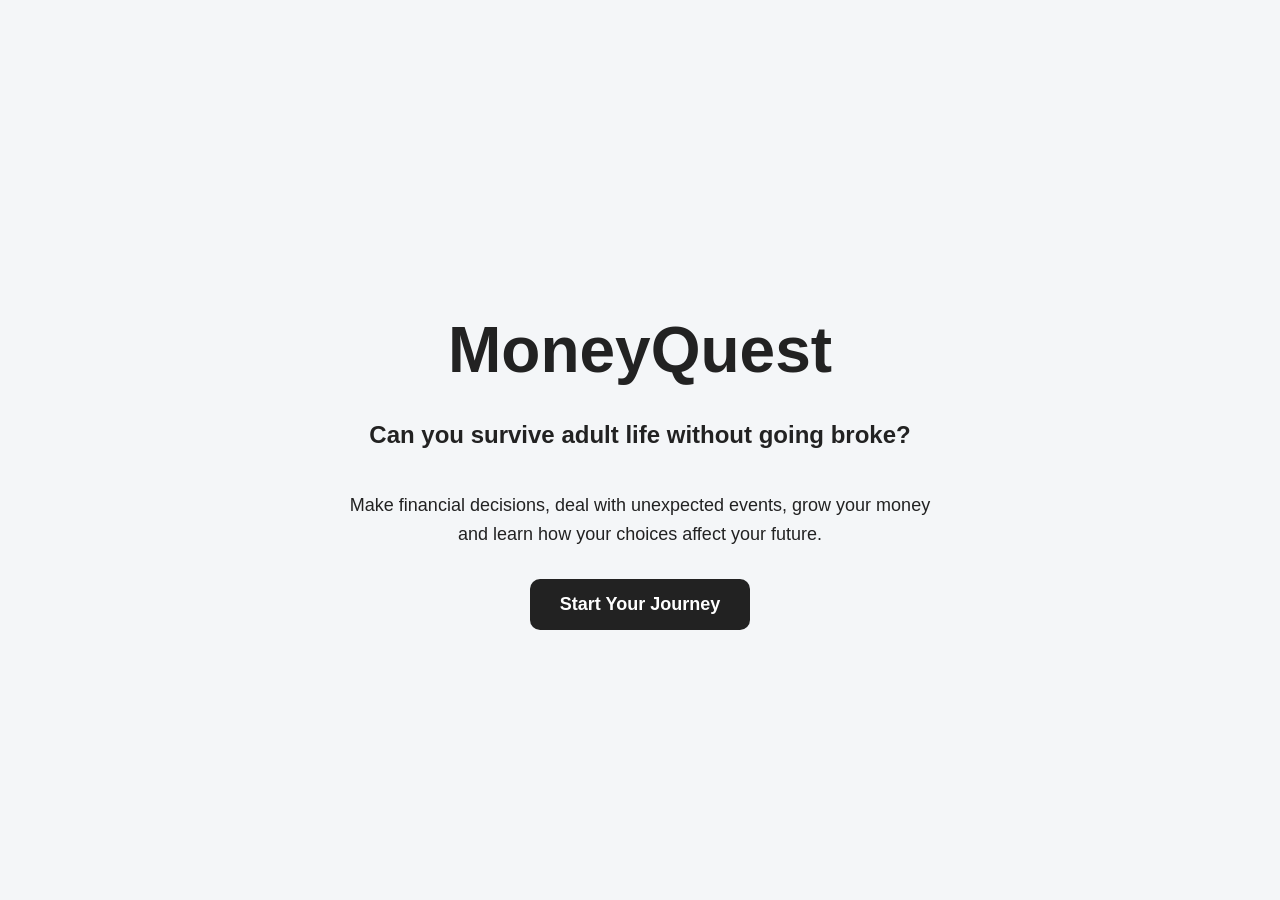
<file: index.html>
<!DOCTYPE html>
<html lang="en">

<head>
    <meta charset="UTF-8">
    <meta name="viewport" content="width=device-width, initial-scale=1.0">

    <title>MoneyQuest</title>

    <link rel="stylesheet" href="css/style.css">
</head>

<body>

    <main class="hero">

        <h1>MoneyQuest</h1>

        <p class="tagline">
            Can you survive adult life without going broke?
        </p>

        <p class="description">
            Make financial decisions, deal with unexpected events,
            grow your money and learn how your choices affect your future.
        </p>

        <a href="game.html" class="start-button">
            Start Your Journey
        </a>

    </main>

</body>

</html>
</file>
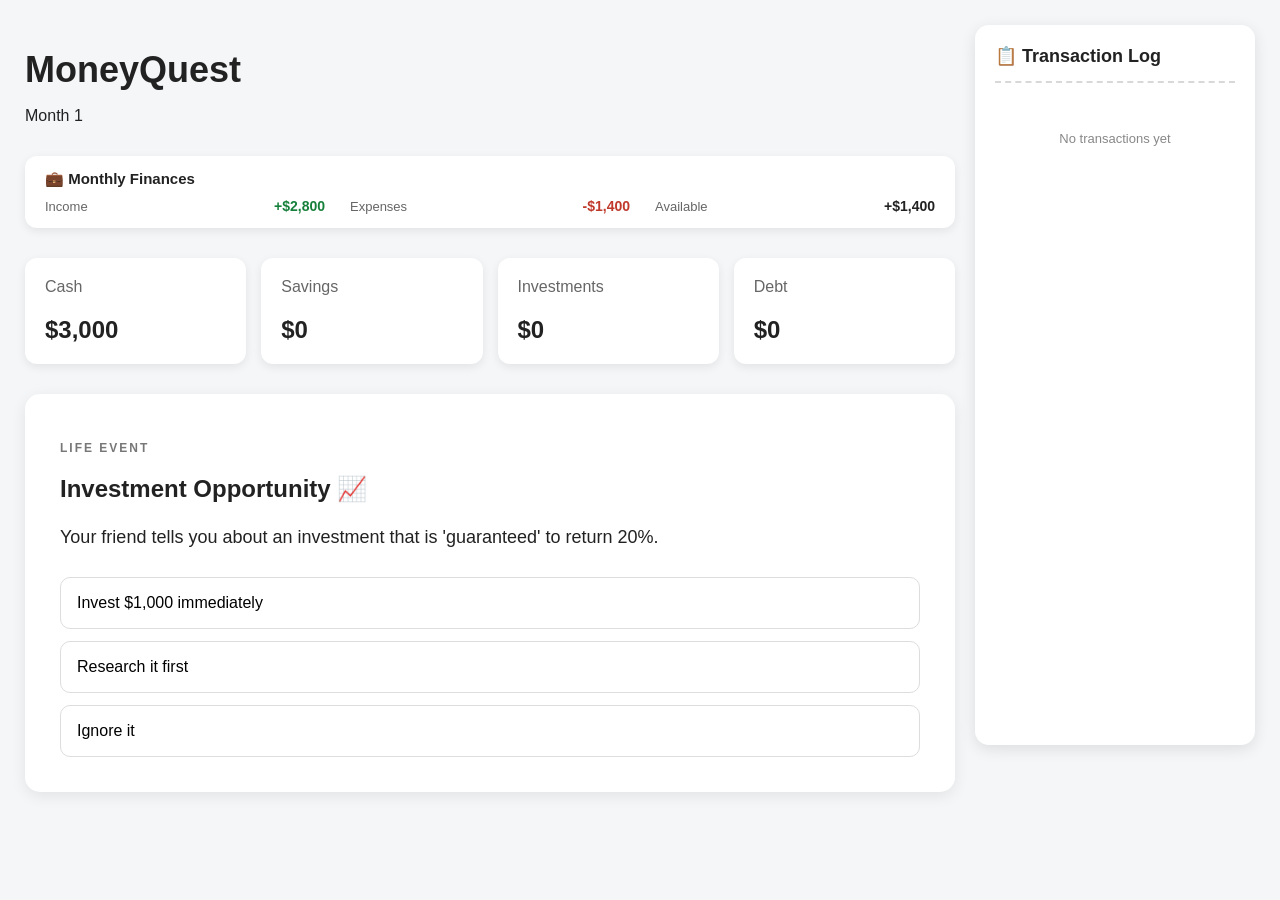
<file: game.html>
<!DOCTYPE html>
<html lang="en">

<head>
    <meta charset="UTF-8">

    <meta name="viewport"
          content="width=device-width, initial-scale=1.0">

    <title>MoneyQuest</title>

    <link rel="stylesheet" href="css/style.css">
</head>


<body>

    <main class="game-container">


        <!-- =========================
             LEFT SIDE OF GAME
        ========================== -->

        <div class="game-main">


            <!-- HEADER -->

            <header class="game-header">

                <div>
                    <h1>MoneyQuest</h1>
                    <p id="month-display">Month 1</p>
                </div>

            </header>


            <!-- MONTHLY FINANCES -->

            <section class="monthly-finances">

                <h2>💼 Monthly Finances</h2>

                <div class="finance-summary">

                    <div>
                        <span>Income</span>

                        <strong
                            class="income"
                            id="salary">
                            +$2,800
                        </strong>
                    </div>


                    <div>
                        <span>Expenses</span>

                        <strong
                            class="expense"
                            id="living-expenses">
                            -$1,400
                        </strong>
                    </div>


                    <div>
                        <span>Available</span>

                        <strong id="monthly-leftover">
                            +$1,400
                        </strong>
                    </div>

                </div>

            </section>


            <!-- PLAYER DASHBOARD -->

            <section class="dashboard">


                <div class="stat-card">

                    <p>Cash</p>

                    <h2 id="cash">
                        $3,000
                    </h2>

                </div>


                <div class="stat-card">

                    <p>Savings</p>

                    <h2 id="savings">
                        $0
                    </h2>

                </div>


                <div class="stat-card">

                    <p>Investments</p>

                    <h2 id="investments">
                        $0
                    </h2>

                </div>


                <div class="stat-card">

                    <p>Debt</p>

                    <h2 id="debt">
                        $0
                    </h2>

                </div>


            </section>


            <!-- LIFE EVENT -->

            <section class="event-card">

                <p class="event-type">
                    LIFE EVENT
                </p>


                <h2 id="event-title">
                    Welcome to adult life!
                </h2>


                <p id="event-description">

                    You've just received your first salary.
                    What will you do with it?

                </p>


                <div id="choices">

                    <button class="choice-button">
                        Save $500
                    </button>


                    <button class="choice-button">
                        Invest $500
                    </button>


                    <button class="choice-button">
                        Spend $500
                    </button>

                </div>


            </section>

            <!-- DECISION RESULT -->

<section
    class="result-card"
    id="result-card"
>

    <p class="result-label">
        DECISION RESULT
    </p>


    <h2 id="result-title">
        Your Decision
    </h2>


    <p id="result-description">
        Your decision result will appear here.
    </p>


    <div class="result-changes">

        <div>
            <span>Cash</span>
            <strong id="result-cash">
                —
            </strong>
        </div>


        <div>
            <span>Savings</span>
            <strong id="result-savings">
                —
            </strong>
        </div>


        <div>
            <span>Investments</span>
            <strong id="result-investments">
                —
            </strong>
        </div>


        <div>
            <span>Debt</span>
            <strong id="result-debt">
                —
            </strong>
        </div>

    </div>


    <div class="money-lesson">

        <strong>
            💡 MONEY LESSON
        </strong>

        <p id="result-lesson">
            Financial lesson
        </p>

    </div>


    <button
        id="continue-button"
        class="continue-button"
    >
        Continue →
    </button>

</section>


        </div>


        <!-- =========================
             RIGHT SIDE
             TRANSACTION LOG
        ========================== -->

        <aside class="transaction-panel">

            <h2>
                📋 Transaction Log
            </h2>


            <div id="transaction-log">

                <p class="empty-transactions">
                    No transactions yet.
                </p>

            </div>

        </aside>


    </main>


    <!-- JAVASCRIPT -->

    <script src="js/events.js"></script>

    <script src="js/game.js"></script>


</body>

</html>
</file>
<file: css/style.css>
* {
    box-sizing: border-box;
}

body {
    margin: 0;
    font-family: Arial, sans-serif;

    background: #f4f6f8;
    color: #222;
}

.hero {
    min-height: 100vh;

    display: flex;
    flex-direction: column;

    justify-content: center;
    align-items: center;

    text-align: center;

    padding: 30px;
}

h1 {
    font-size: 64px;
    margin-bottom: 10px;
}

.tagline {
    font-size: 24px;
    font-weight: bold;
}

.description {
    max-width: 600px;

    font-size: 18px;
    line-height: 1.6;

    margin-bottom: 30px;
}

.start-button {
    display: inline-block;

    padding: 15px 30px;

    background: #222;
    color: white;

    text-decoration: none;

    border-radius: 10px;

    font-size: 18px;
    font-weight: bold;
}

.start-button:hover {
    transform: translateY(-2px);
}
.game-container {
    max-width: 1000px;

    margin: auto;

    padding: 30px;
}

.game-header {
    display: flex;

    justify-content: space-between;

    align-items: center;
}

.game-header h1 {
    font-size: 36px;
}

.dashboard {
    display: grid;

    grid-template-columns:
        repeat(4, 1fr);

    gap: 15px;

    margin: 30px 0;
}

.stat-card {
    background: white;

    padding: 20px;

    border-radius: 12px;

    box-shadow:
        0 3px 10px
        rgba(0, 0, 0, 0.08);
}

.stat-card p {
    margin: 0;

    color: #666;
}

.stat-card h2 {
    margin-bottom: 0;
}

.event-card {
    background: white;

    padding: 35px;

    border-radius: 15px;

    box-shadow:
        0 4px 15px
        rgba(0, 0, 0, 0.08);
}

.event-type {
    font-size: 12px;

    font-weight: bold;

    letter-spacing: 2px;

    color: #777;
}

#event-description {
    font-size: 18px;

    line-height: 1.6;
}

#choices {
    display: grid;

    gap: 12px;

    margin-top: 25px;
}

.choice-button {
    padding: 16px;

    border: 1px solid #ddd;

    border-radius: 10px;

    background: white;

    font-size: 16px;

    cursor: pointer;

    text-align: left;
}

.choice-button:hover {
    background: #f2f2f2;
}

@media (max-width: 700px) {

    .dashboard {
        grid-template-columns:
            repeat(2, 1fr);
    }

    h1 {
        font-size: 44px;
    }

}


.monthly-finances {
    background: white;
    padding: 14px 20px;
    border-radius: 12px;
    box-shadow: 0 3px 10px rgba(0, 0, 0, 0.08);
    margin: 15px 0;
}

.monthly-finances h2 {
    font-size: 15px;
    margin: 0 0 10px 0;
}

.finance-summary {
    display: grid;
    grid-template-columns: repeat(3, 1fr);
    gap: 25px;
}

.finance-summary div {
    display: flex;
    justify-content: space-between;
    align-items: center;
}

.finance-summary span {
    color: #666;
    font-size: 13px;
}

.finance-summary strong {
    font-size: 14px;
}

.income {
    color: #16803a;
}

.expense {
    color: #c0392b;
}

@media (max-width: 700px) {
    .finance-summary {
        grid-template-columns: 1fr;
        gap: 7px;
    }
}

.game-container {
    max-width: 1400px;
    margin: auto;
    padding: 25px;

    display: grid;

    grid-template-columns:
        minmax(0, 1fr) 280px;

    gap: 20px;
}

.game-header,
.monthly-finances,
.dashboard {
    grid-column: 1;
}

.event-card {
    grid-column: 1;
}

/* =========================
   TRANSACTION RECEIPT
========================= */

.transaction-panel {
    background: #ffffff;

    border-radius: 14px;

    padding: 20px;

    box-shadow:
        0 4px 15px
        rgba(0, 0, 0, 0.10);

    max-height: 720px;

    overflow-y: auto;
}


.transaction-panel h2 {
    margin: 0 0 18px 0;

    padding-bottom: 14px;

    border-bottom: 2px dashed #d8d8d8;

    font-size: 18px;
}


/* Individual monthly receipt */

.receipt-month {
    background: #fafafa;

    border: 1px solid #e4e4e4;

    border-radius: 10px;

    padding: 14px;

    margin-bottom: 18px;
}


/* MONTH 1 / MONTH 2 */

.receipt-month-title {
    font-size: 12px;

    font-weight: 700;

    letter-spacing: 1.5px;

    color: #777;

    padding-bottom: 10px;

    margin-bottom: 8px;

    border-bottom: 1px dashed #cccccc;
}


/* Individual transaction */

.receipt-row {
    display: grid;

    grid-template-columns:
        minmax(0, 1fr) auto;

    gap: 12px;

    align-items: start;

    padding: 7px 0;

    font-size: 13px;
}


.receipt-description {
    color: #333;

    line-height: 1.3;
}


.receipt-amount {
    white-space: nowrap;

    text-align: right;

    font-size: 13px;
}


/* MONEY COLOURS */

.receipt-positive {
    color: #16803a;
}


.receipt-negative {
    color: #c0392b;
}


.receipt-debt {
    color: #a05a00;
}


/* NET CASH FLOW */

.receipt-total {
    display: flex;

    justify-content: space-between;

    align-items: center;

    margin-top: 10px;

    padding-top: 10px;

    border-top: 2px solid #333;

    font-size: 12px;

    font-weight: 700;
}


.receipt-empty {
    color: #888;

    text-align: center;

    padding: 30px 10px;

    font-size: 13px;
}

.receipt-transfer {
    color: #555;
}

/* =========================
   DECISION RESULT
========================= */

.result-card {
    display: none;

    background: white;

    padding: 28px;

    border-radius: 14px;

    box-shadow:
        0 4px 15px
        rgba(0, 0, 0, 0.10);

    margin-top: 20px;
}


.result-card.show {
    display: block;
}


.result-label {
    font-size: 12px;

    font-weight: 700;

    letter-spacing: 1.5px;

    color: #777;

    margin-bottom: 8px;
}


.result-card h2 {
    margin-top: 0;

    margin-bottom: 10px;
}


#result-description {
    color: #555;

    line-height: 1.5;

    margin-bottom: 22px;
}


/* Financial changes */

.result-changes {
    display: grid;

    grid-template-columns:
        repeat(4, 1fr);

    gap: 10px;

    margin-bottom: 22px;
}


.result-changes div {
    background: #f7f7f7;

    border: 1px solid #e5e5e5;

    border-radius: 8px;

    padding: 12px;
}


.result-changes span {
    display: block;

    font-size: 11px;

    color: #777;

    margin-bottom: 5px;
}


.result-changes strong {
    font-size: 14px;
}


/* Money lesson */

.money-lesson {
    background: #fff9df;

    border-left: 4px solid #e6b800;

    padding: 15px;

    margin-top: 10px;

    margin-bottom: 20px;

    border-radius: 6px;
}


.money-lesson strong {
    font-size: 12px;

    letter-spacing: 1px;
}


.money-lesson p {
    margin:

        8px 0 0 0;

    line-height: 1.5;

    font-size: 14px;
}


/* Continue button */

.continue-button {
    width: 100%;

    padding: 13px;

    border: none;

    border-radius: 8px;

    font-size: 14px;

    font-weight: 700;

    cursor: pointer;
}


@media (max-width: 700px) {

    .result-changes {
        grid-template-columns:
            repeat(2, 1fr);
    }

}


.result-card {
    display: none;

    background: white;

    padding: 28px;

    border-radius: 14px;

    box-shadow:
        0 4px 15px
        rgba(0, 0, 0, 0.10);

    margin-top: 20px;
}


.result-card.show {
    display: block;
}

.result-card.show {
    display: block;
}
</file>
